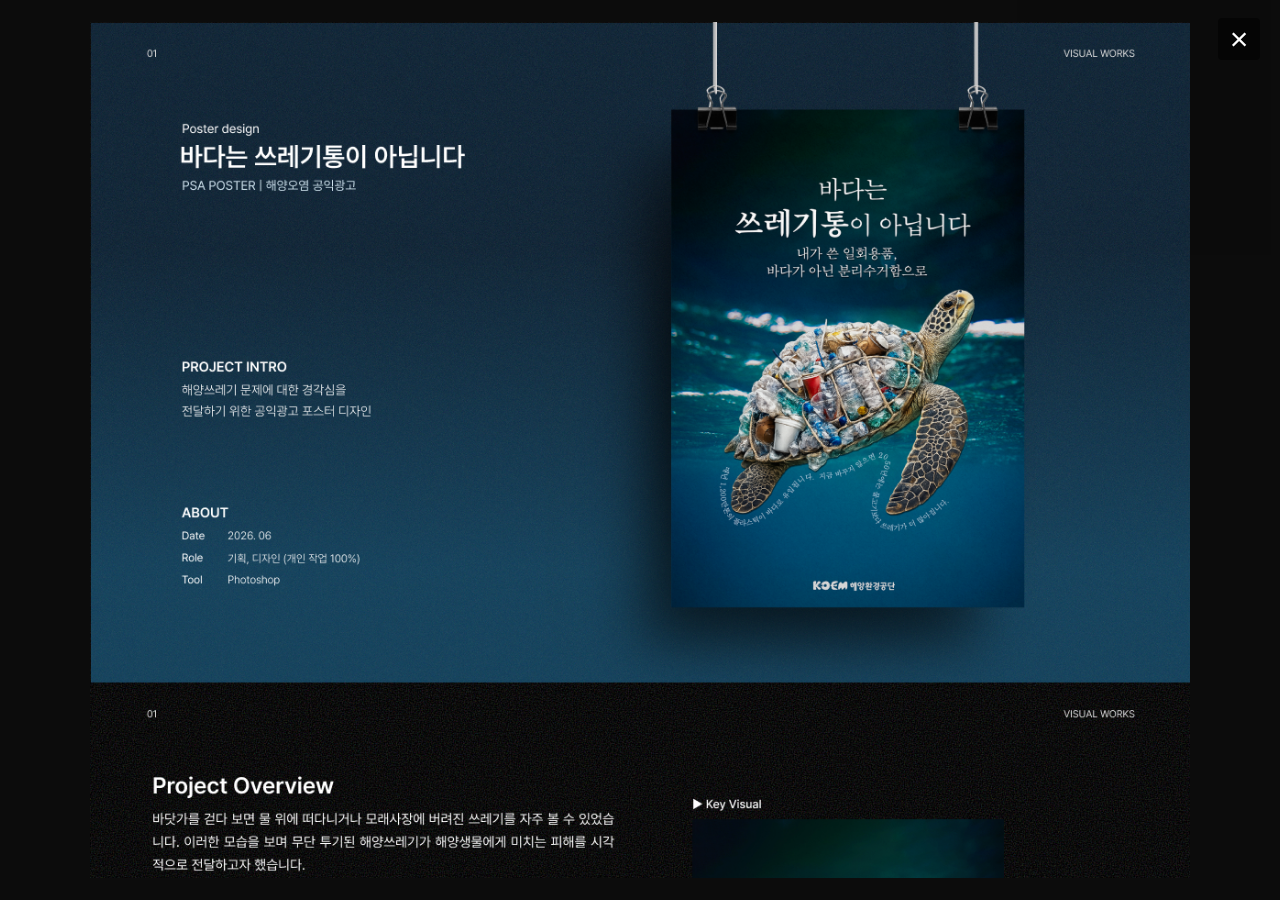
<file: design-details.html>
<!DOCTYPE html>
<html lang="ko">
<head>
<meta charset="utf-8">
<meta name="viewport" content="width=device-width, initial-scale=1.0">
<title>Design Details | dain archive</title>
<link href="assets/img/favicon.png" rel="icon">
<style>
*{box-sizing:border-box}
html,body{width:100%;height:100%;margin:0}
body{background:#111;overflow:hidden;font-family:Arial,sans-serif}
.viewer{position:fixed;inset:0;background:rgba(12,12,12,.97);display:flex;align-items:center;justify-content:center;padding:22px 7vw}
.viewer-panel{height:calc(100vh - 44px);width:min(100%,1200px);overflow-y:auto;overflow-x:hidden;background:#fff;scrollbar-width:thin;scrollbar-color:#888 #222}
.viewer-panel::-webkit-scrollbar{width:10px}
.viewer-panel::-webkit-scrollbar-track{background:#222}
.viewer-panel::-webkit-scrollbar-thumb{background:#888;border-radius:8px;border:2px solid #222}
.viewer-image{display:block;width:100%;height:auto;margin:0}
.close-viewer{position:fixed;top:18px;right:20px;width:42px;height:42px;border:0;border-radius:4px;background:rgba(0,0,0,.55);color:#fff;font-size:32px;line-height:1;cursor:pointer;z-index:5}
.close-viewer:hover{background:#333}
@media(max-width:700px){.viewer{padding:12px 10px}.viewer-panel{height:calc(100vh - 24px);width:100%}.close-viewer{top:8px;right:8px;width:36px;height:36px;font-size:27px}}
</style>
</head>
<body>
<button class="close-viewer" type="button" aria-label="포트폴리오로 돌아가기" onclick="returnToPortfolio()">×</button>
<main class="viewer">
 <div class="viewer-panel" id="viewer-panel">
  <img class="viewer-image" id="design-detail-image" src="" alt="Design portfolio detail">
 </div>
</main>
<script>
const params = new URLSearchParams(location.search);
function returnToPortfolio() {
  const allowedFilters = ['*', '.filter-design', '.filter-video', '.filter-figma', '.filter-teamproject'];
  const requestedFilter = params.get('from') || '*';
  const safeFilter = allowedFilters.includes(requestedFilter) ? requestedFilter : '*';

  // If this page was opened from this portfolio, go back to the exact previous
  // index state (including the selected category and scroll position).
  try {
    const ref = document.referrer ? new URL(document.referrer) : null;
    if (ref && ref.pathname.toLowerCase().endsWith('/index.html')) {
      history.back();
      return;
    }
  } catch (e) {}

  // Fallback for a directly opened detail URL.
  location.href = 'index.html?portfolioFilter=' + encodeURIComponent(safeFilter) + '#portfolio';
}
const requested=params.get('design')||'01';
const allowed=['01','02','03','04','05'];
const id=allowed.includes(requested)?requested:'01';
const ext='png';
const img=document.getElementById('design-detail-image');
img.src='assets/img/details/Detail_D'+id+'.'+ext;
img.alt='Design '+id+' 상세 이미지';
img.onerror=()=>{document.getElementById('viewer-panel').innerHTML='<p style="padding:24px;text-align:center">상세 이미지 파일을 찾을 수 없습니다: assets/img/details/Detail_D'+id+'.png</p>';};
document.title='Design '+id+' | dain archive';
</script>
</body>
</html>
</file>
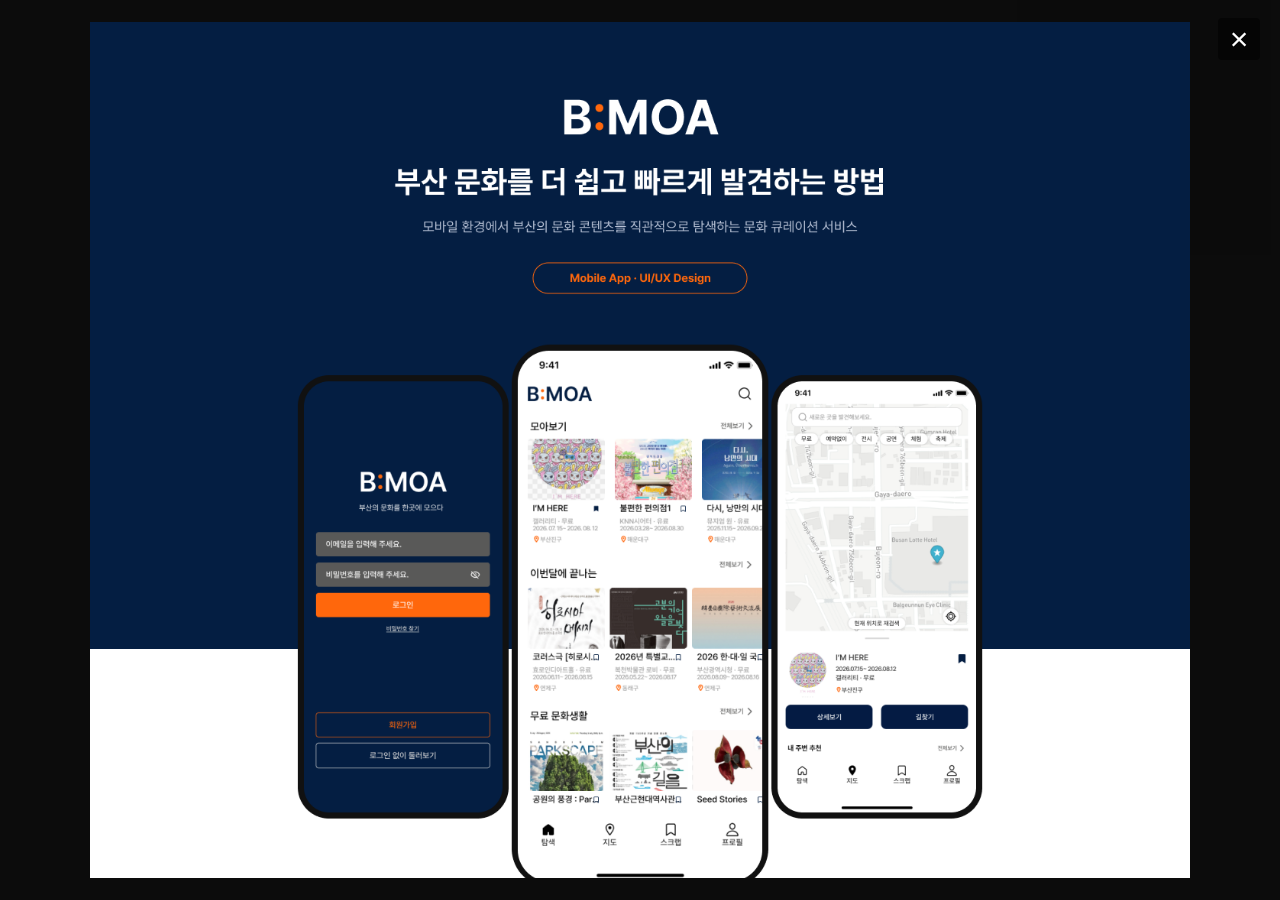
<file: image-details.html>
<!DOCTYPE html>
<html lang="ko">
<head>
<meta charset="utf-8">
<meta name="viewport" content="width=device-width, initial-scale=1.0">
<title>Portfolio Details | dain archive</title>
<link href="assets/img/favicon.png" rel="icon">
<style>
*{box-sizing:border-box}
html,body{width:100%;height:100%;margin:0}
body{background:#111;overflow:hidden;font-family:Arial,sans-serif}
.viewer{position:fixed;inset:0;background:rgba(12,12,12,.97);display:flex;align-items:center;justify-content:center;padding:22px 7vw}
.viewer-panel{height:calc(100vh - 44px);width:min(100%,1200px);overflow-y:auto;overflow-x:hidden;background:#fff;scrollbar-width:thin;scrollbar-color:#888 #222}
.viewer-panel::-webkit-scrollbar{width:10px}
.viewer-panel::-webkit-scrollbar-track{background:#222}
.viewer-panel::-webkit-scrollbar-thumb{background:#888;border-radius:8px;border:2px solid #222}
.viewer-image{display:block;width:100%;height:auto;margin:0}
.close-viewer{position:fixed;top:18px;right:20px;width:42px;height:42px;border:0;border-radius:4px;background:rgba(0,0,0,.55);color:#fff;font-size:32px;line-height:1;cursor:pointer;z-index:5}
.close-viewer:hover{background:#333}
@media(max-width:700px){.viewer{padding:12px 10px}.viewer-panel{height:calc(100vh - 24px);width:100%}.close-viewer{top:8px;right:8px;width:36px;height:36px;font-size:27px}}
</style>
</head>
<body>
<button class="close-viewer" type="button" aria-label="포트폴리오로 돌아가기" onclick="returnToPortfolio()">×</button>
<main class="viewer">
  <div class="viewer-panel" id="viewer-panel">
    <img class="viewer-image" id="portfolio-detail-image" src="" alt="Portfolio 상세 이미지">
  </div>
</main>
<script>
const params = new URLSearchParams(location.search);
function returnToPortfolio() {
  const allowedFilters = ['*', '.filter-design', '.filter-video', '.filter-figma', '.filter-teamproject'];
  const requestedFilter = params.get('from') || '*';
  const safeFilter = allowedFilters.includes(requestedFilter) ? requestedFilter : '*';

  // If this page was opened from this portfolio, go back to the exact previous
  // index state (including the selected category and scroll position).
  try {
    const ref = document.referrer ? new URL(document.referrer) : null;
    if (ref && ref.pathname.toLowerCase().endsWith('/index.html')) {
      history.back();
      return;
    }
  } catch (e) {}

  // Fallback for a directly opened detail URL.
  location.href = 'index.html?portfolioFilter=' + encodeURIComponent(safeFilter) + '#portfolio';
}
const item = params.get('item') || 'figma';
const detailMap = {
  figma: {file: 'Detail_F01.png', title: 'Figma 1'},
  teamproject: {file: 'Detail_T01.png', title: 'Team Project 01'}
};
const selected = detailMap[item] || detailMap.figma;
const img = document.getElementById('portfolio-detail-image');
img.src = 'assets/img/details/' + selected.file;
img.alt = selected.title + ' 상세 이미지';
img.onerror = function() {
  document.getElementById('viewer-panel').innerHTML =
    '<p style="padding:24px;text-align:center">상세 이미지 파일을 찾을 수 없습니다: assets/img/details/' + selected.file + '</p>';
};
document.title = selected.title + ' | dain archive';
</script>
</body>
</html>
</file>
